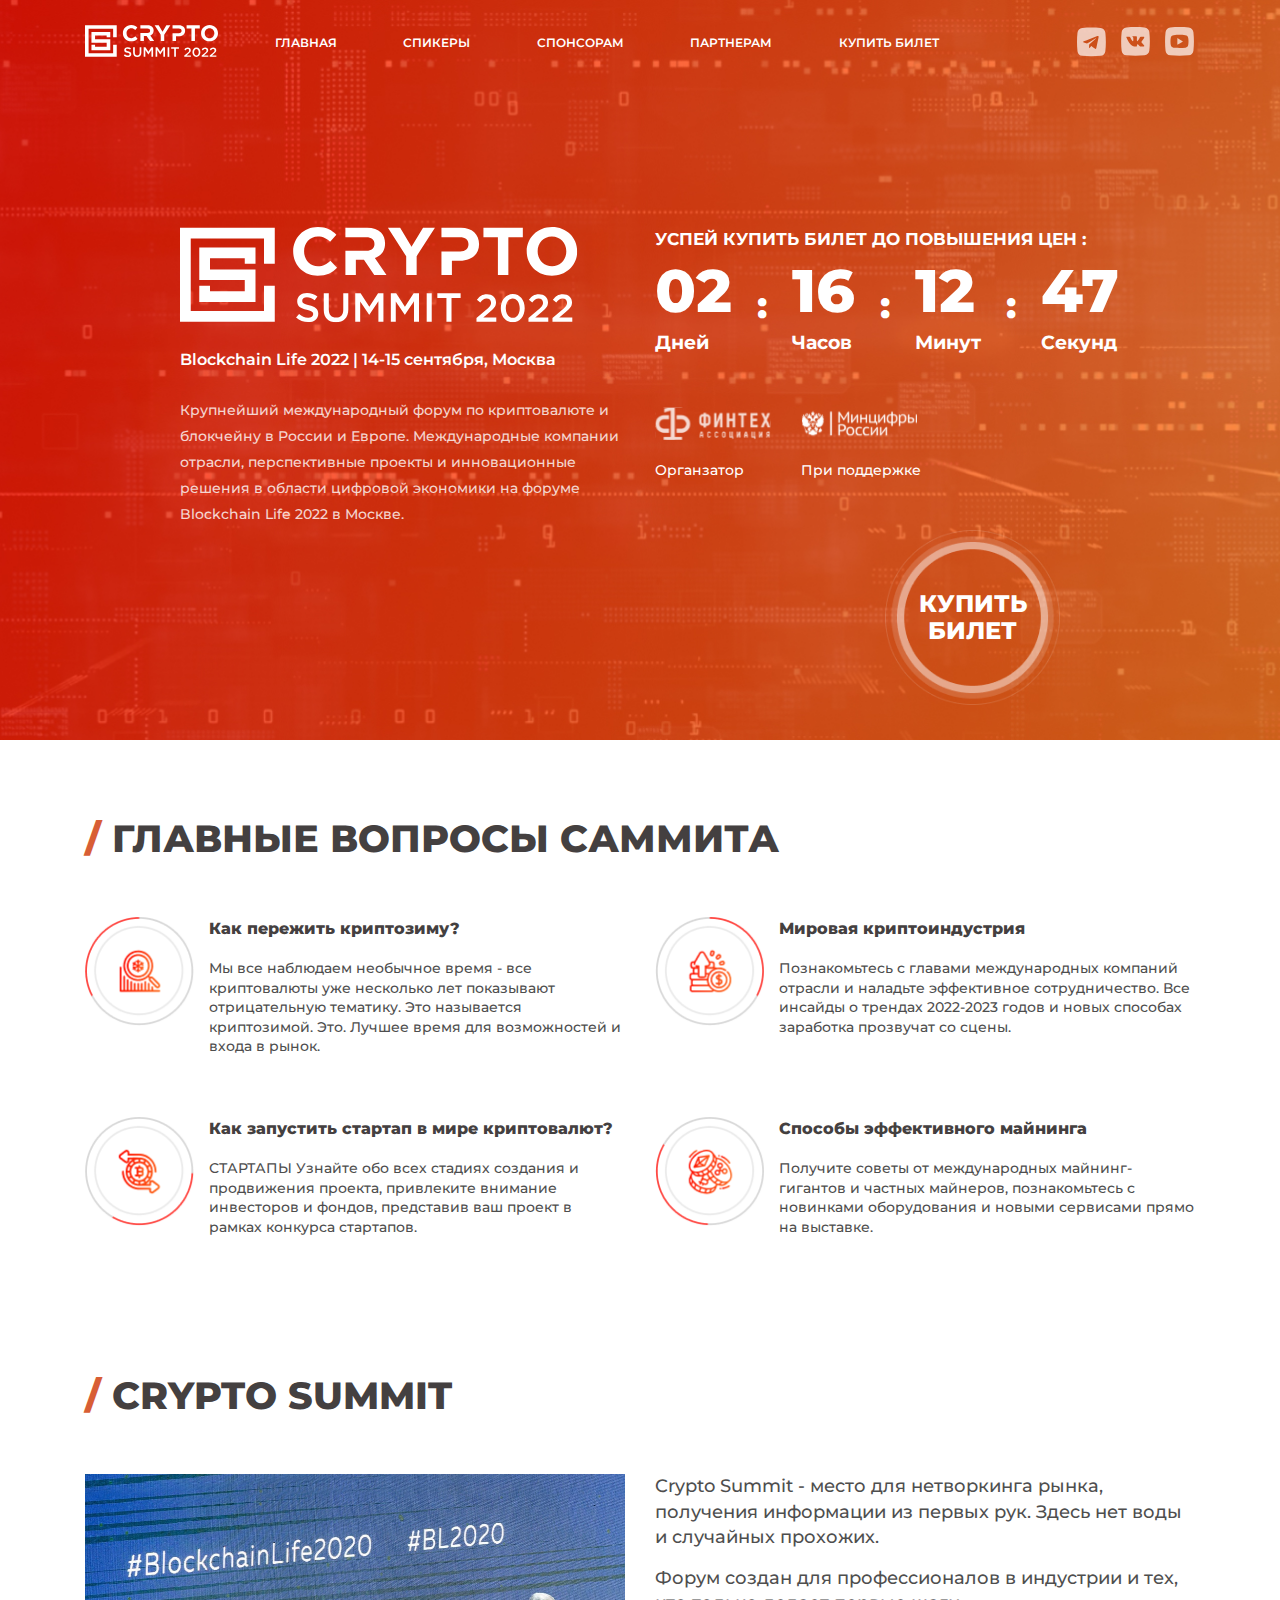
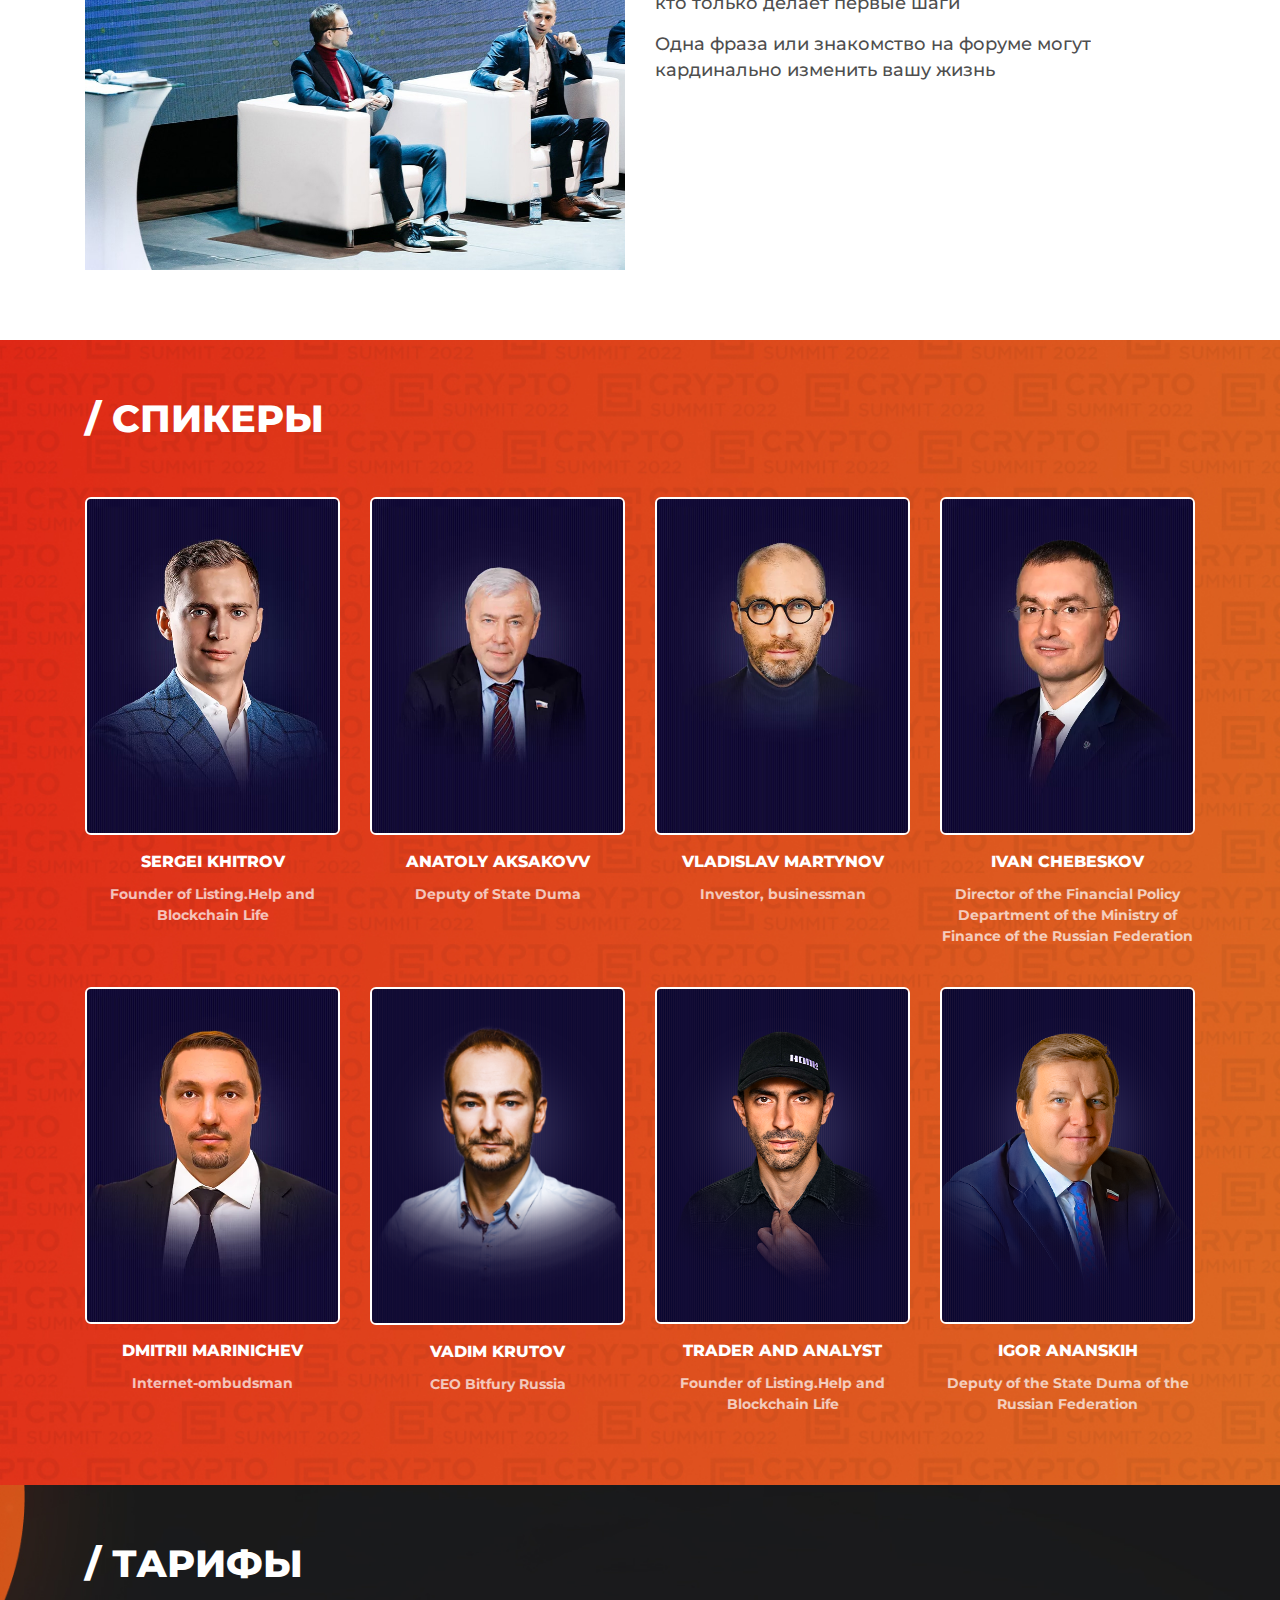
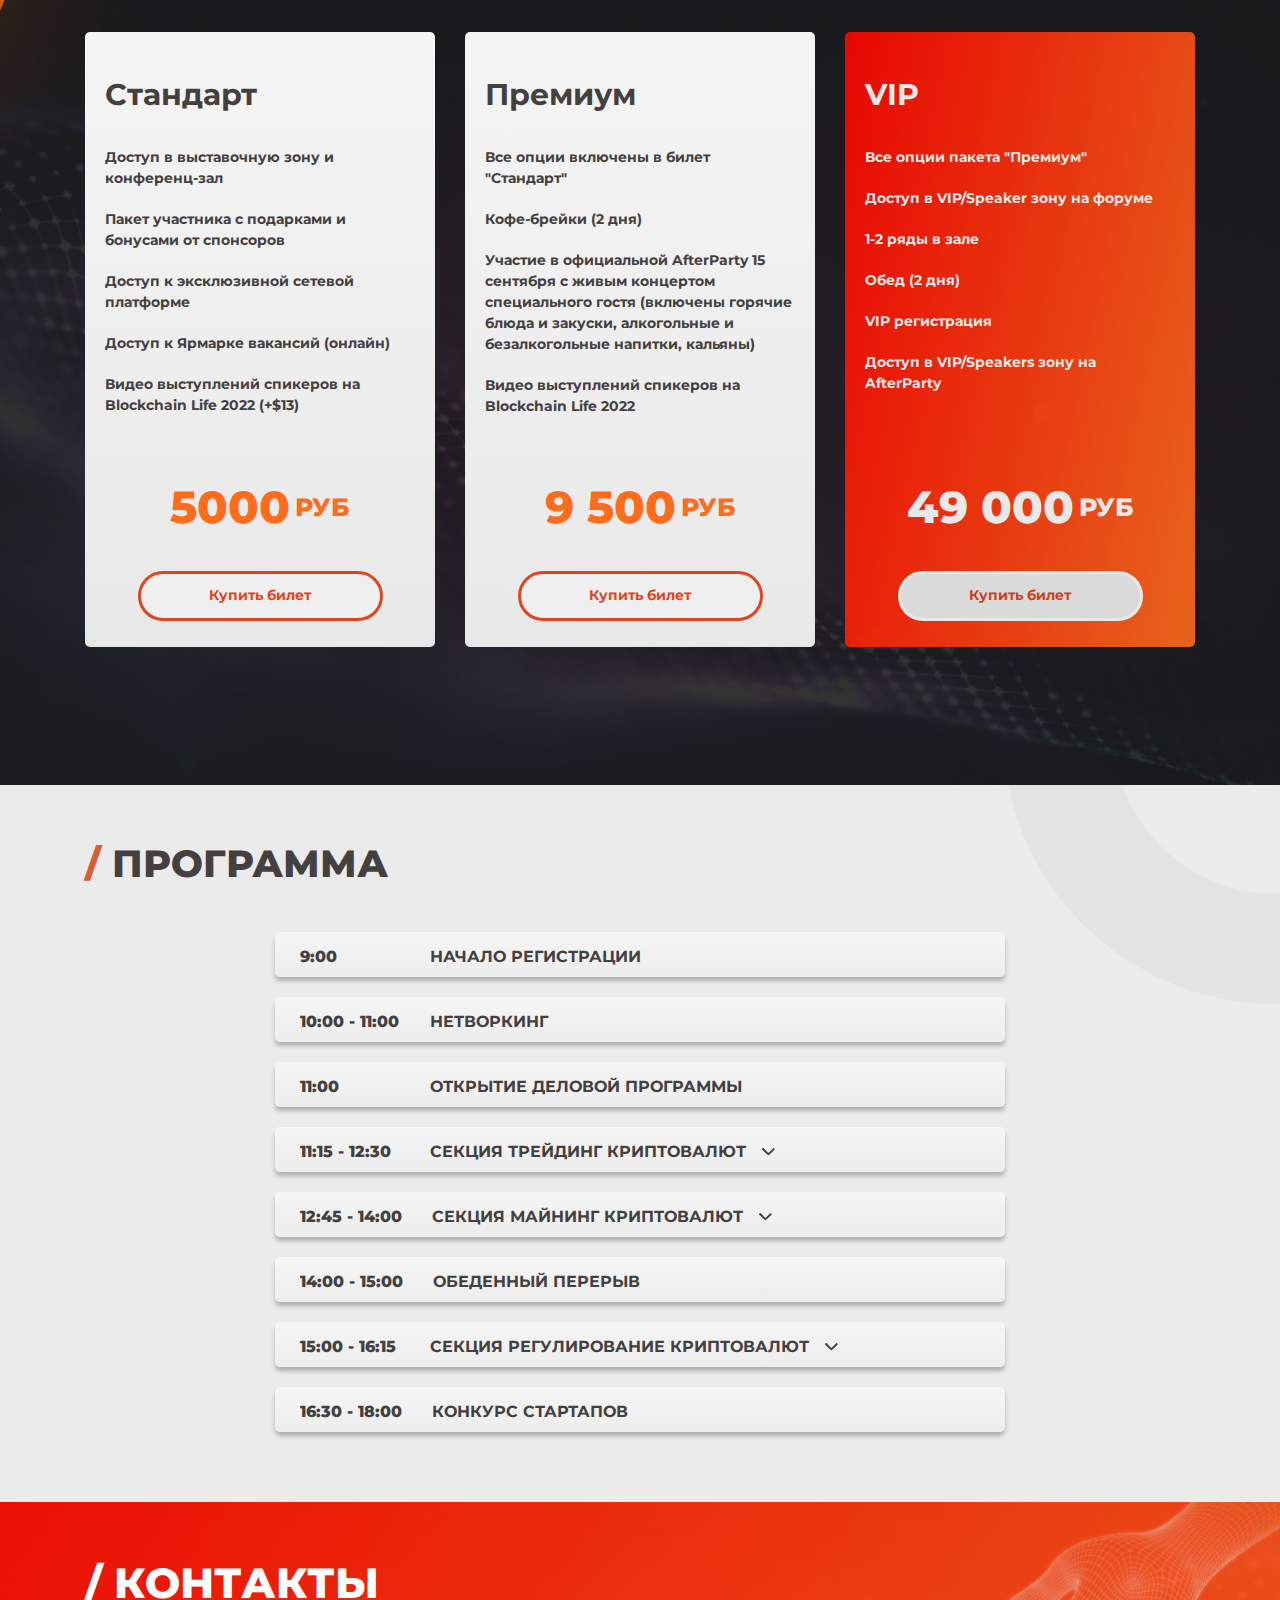
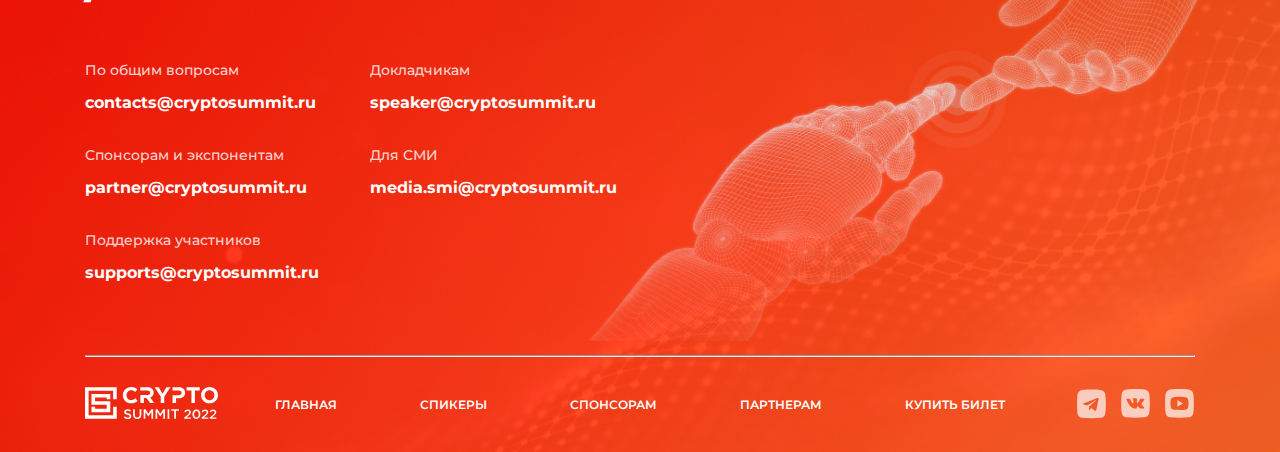
<file: index.html>
<!DOCTYPE html><html lang="ru"><head><meta charset="UTF-8"><meta name="viewport" content="width=device-width,initial-scale=1"><meta http-equiv="X-UA-Compatible" content="ie=edge"><title>Blockchain Life</title> <link rel="icon" href="icons/favicon.ico" type="image/x-icon"><meta name="title" content="Мое портфолио"><meta name="description" content="Здесь вы сможете ознакомиться с моими работами и узнать больше обо мне"><link rel="stylesheet" href="css/style.min.css"></head><body><section class="one"><div class="container"><header><div class="row"><div class="col-lg-2"><a href="index.html"><img src="icons/logo.svg" alt="Логотип" class="header_log"></a></div><div class="col-lg-8"><nav><ul class="header_list"><div class="header_list__close">&times;</div><li class="header_list_item"><a href="index.html" class="header_list_item_link">Главная</a></li><li class="header_list_item header_list_item_link_speak"><a href="index.html#anchor" class="header_list_item_link">Спикеры</a></li><li class="header_list_item"><a href="sponsor.html" class="header_list_item_link">Спонсорам</a></li><li class="header_list_item"><a href="partner.html" class="header_list_item_link">Партнерам</a></li><li class="header_list_item"><a href="#" class="header_list_item_link btn_ticket">Купить билет</a></li><li><div class="header_list_society"><a href="https://t.me/blockchainlife" target="_blank" rel="noopener noreferrer"><img src="icons/teleg.svg" alt="Telegram" class="header_society_img"> </a><a href="https://vk.com/blockchainlife" target="_blank" rel="noopener noreferrer"><img src="icons/vk.svg" alt="VK" class="header_society_img"> </a><a href="https://www.youtube.com/channel/UCWmwg8fsoOXmW0-xAFXFeWQ/featured" target="_blank" rel="noopener noreferrer"><img src="icons/youtube.svg" alt="Youtube" class="header_society_img"></a></div></li></ul></nav></div><div class="col-lg-2"><div class="header_society"><a href="https://t.me/blockchainlife" target="_blank" rel="noopener noreferrer"><img src="icons/teleg.svg" alt="Telegram" class="header_society_img"> </a><a href="https://vk.com/blockchainlife" target="_blank" rel="noopener noreferrer"><img src="icons/vk.svg" alt="VK" class="header_society_img"> </a><a href="https://www.youtube.com/channel/UCWmwg8fsoOXmW0-xAFXFeWQ/featured" target="_blank" rel="noopener noreferrer"><img src="icons/youtube.svg" alt="Youtube" class="header_society_img"></a></div></div><div class="hamburger_big"><span></span> <span></span> <span></span></div></div></header><div class="one_main"><div class="row"><div class="col-lg-5 offset-lg-1 col-md-6"><img src="icons/logobig.svg" alt="Логотип" class="one_main_logo"><h1 class="title one_main_title">Blockchain Life 2022 | 14-15 сентября, Москва</h1><p class="one_main_desc">Крупнейший международный форум по криптовалюте и блокчейну в России и Европе. Международные компании отрасли, перспективные проекты и инновационные решения в области цифровой экономики на форуме Blockchain Life 2022 в Москве.</p></div><div class="col-lg-5 col-md-6"><div class="one_main_dline">Успей купить билет до повышения цен :</div><div class="one_main_time timer"><div class="one_main_time_item"><div class="one_main_time_item_num"><span id="days">12</span></div><div class="one_main_time_item_name">Дней</div></div><div class="one_main_time_sep">:</div><div class="one_main_time_item"><div class="one_main_time_item_num"><span id="hours">20</span></div><div class="one_main_time_item_name">Часов</div></div><div class="one_main_time_sep">:</div><div class="one_main_time_item"><div class="one_main_time_item_num"><span id="minutes">56</span></div><div class="one_main_time_item_name">Минут</div></div><div class="one_main_time_sep">:</div><div class="one_main_time_item"><div class="one_main_time_item_num"><span id="seconds">20</span></div><div class="one_main_time_item_name">Секунд</div></div></div><div class="one_main_supp"><div class="one_main_supp_item"><img src="icons/fin.svg" alt="Финтех" class="one_main_supp_item_img"><div class="one_main_supp_item_name">Органзатор</div></div><div class="one_main_supp_item"><img src="icons/mincif.svg" alt="Минцифры" class="one_main_supp_item_img"><div class="one_main_supp_item_name">При поддержке</div></div></div></div></div></div></div><div class="one_btn btn_ticket"><button>Купить билет</button></div></section><section class="two"><div class="container"><h2 class="title_2 two_title"><span>/</span> Главные вопросы саммита</h2><div class="row"><div class="col-lg-6"><div class="two_main"><img src="img/main1.png" alt="Криптозима" class="two_main_img"><div class="two_main_desc"><div class="two_main_desc_name">Как пережить криптозиму?</div><div class="two_main_desc_text">Мы все наблюдаем необычное время - все криптовалюты уже несколько лет показывают отрицательную тематику. Это называется криптозимой. Это. Лучшее время для возможностей и входа в рынок.</div></div></div></div><div class="col-lg-6"><div class="two_main"><img src="img/main2.png" alt="Годы" class="two_main_img"><div class="two_main_desc"><div class="two_main_desc_name">Мировая криптоиндустрия</div><div class="two_main_desc_text">Познакомьтесь с главами международных компаний отрасли и наладьте эффективное сотрудничество. Все инсайды о трендах 2022-2023 годов и новых способах заработка прозвучат со сцены.</div></div></div></div><div class="col-lg-6"><div class="two_main"><img src="img/main3.png" alt="Криптозима" class="two_main_img"><div class="two_main_desc"><div class="two_main_desc_name">Как запустить стартап в мире криптовалют?</div><div class="two_main_desc_text">СТАРТАПЫ Узнайте обо всех стадиях создания и продвижения проекта, привлеките внимание инвесторов и фондов, представив ваш проект в рамках конкурса стартапов.</div></div></div></div><div class="col-lg-6"><div class="two_main"><img src="img/main4.png" alt="Криптозима" class="two_main_img"><div class="two_main_desc"><div class="two_main_desc_name">Cпособы эффективного майнинга</div><div class="two_main_desc_text">Получите советы от международных майнинг-гигантов и частных майнеров, познакомьтесь с новинками оборудования и новыми сервисами прямо на выставке.</div></div></div></div></div></div></section><section class="three"><div class="container"><h2 class="title_2 two_title"><span>/</span> Crypto Summit</h2><div class="row"><div class="col-lg-6"><img src="img/photo.jpg" alt="Crypto Summit" class="three_img"></div><div class="col-lg-6"><p>Crypto Summit - место для нетворкинга рынка, получения информации из первых рук. Здесь нет воды и случайных прохожих.</p><p>Форум создан для профессионалов в индустрии и тех, кто только делает первые шаги</p><p>Одна фраза или знакомство на форуме могут кардинально изменить вашу жизнь</p></div></div></div></section><section class="four" id="anchor"><div class="container"><h2 class="title_2 four_title">/ Спикеры</h2><div class="row"><div class="col-lg-3 col-md-6"><div class="four_card"><img src="img/s1.webp" alt="Sergei Khitrov" class="four_card_img"><div class="four_card_name">Sergei Khitrov</div><div class="four_card_desc">Founder of Listing.Help and Blockchain Life</div></div></div><div class="col-lg-3 col-md-6"><div class="four_card"><img src="img/s2.webp" alt="Deputy of State Duma" class="four_card_img"><div class="four_card_name">Anatoly Aksakovv</div><div class="four_card_desc">Deputy of State Duma</div></div></div><div class="col-lg-3 col-md-6"><div class="four_card"><img src="img/s3.webp" alt="Vladislav Martynov" class="four_card_img"><div class="four_card_name">Vladislav Martynov</div><div class="four_card_desc">Investor, businessman</div></div></div><div class="col-lg-3 col-md-6"><div class="four_card"><img src="img/s4.webp" alt="Sergei Khitrov" class="four_card_img"><div class="four_card_name">Ivan Chebeskov</div><div class="four_card_desc">Director of the Financial Policy Department of the Ministry of Finance of the Russian Federation</div></div></div><div class="col-lg-3 col-md-6"><div class="four_card"><img src="img/s5.webp" alt="Dmitrii Marinichev" class="four_card_img"><div class="four_card_name">Dmitrii Marinichev</div><div class="four_card_desc">Internet-ombudsman</div></div></div><div class="col-lg-3 col-md-6"><div class="four_card"><img src="img/s6.png" alt="Vadim Krutov" class="four_card_img"><div class="four_card_name">Vadim Krutov</div><div class="four_card_desc">CEO Bitfury Russia</div></div></div><div class="col-lg-3 col-md-6"><div class="four_card"><img src="img/s7.png" alt="Tone Vays" class="four_card_img"><div class="four_card_name">Trader and analyst</div><div class="four_card_desc">Founder of Listing.Help and Blockchain Life</div></div></div><div class="col-lg-3 col-md-6"><div class="four_card"><img src="img/s8.png" alt="Igor Ananskih" class="four_card_img"><div class="four_card_name">Igor Ananskih</div><div class="four_card_desc">Deputy of the State Duma of the Russian Federation</div></div></div></div></div></section><section class="five"><div class="container"><h2 class="title_2 five_title">/ Тарифы</h2><div class="row"><div class="col-lg-4"><div class="five_card"><div class="five_card_name">Стандарт</div><ul class="five_card_list"><li class="five_card_list_item">Доступ в выставочную зону и конференц-зал</li><li class="five_card_list_item">Пакет участника с подарками и бонусами от спонсоров</li><li class="five_card_list_item">Доступ к эксклюзивной сетевой платформе</li><li class="five_card_list_item">Доступ к Ярмарке вакансий (онлайн)</li><li class="five_card_list_item">Видео выступлений спикеров на Blockchain Life 2022 (+$13)</li></ul><div class="five_card_price"><div class="five_card_price_num">5000</div><span>руб</span></div><button class="five_card_btn btn_ticket">Купить билет</button></div></div><div class="col-lg-4"><div class="five_card"><div class="five_card_name">Премиум</div><ul class="five_card_list"><li class="five_card_list_item">Все опции включены в билет "Стандарт"</li><li class="five_card_list_item">Кофе-брейки (2 дня)</li><li class="five_card_list_item">Участие в официальной AfterParty 15 сентября с живым концертом специального гостя (включены горячие блюда и закуски, алкогольные и безалкогольные напитки, кальяны)</li><li class="five_card_list_item">Видео выступлений спикеров на Blockchain Life 2022</li></ul><div class="five_card_price"><div class="five_card_price_num">9 500</div><span>руб</span></div><button class="five_card_btn btn_ticket">Купить билет</button></div></div><div class="col-lg-4"><div class="five_card five_card_vip"><div class="five_card_name five_card_vip_text">VIP</div><ul class="five_card_list"><li class="five_card_list_item five_card_vip_text">Все опции пакета "Премиум"</li><li class="five_card_list_item five_card_vip_text">Доступ в VIP/Speaker зону на форуме</li><li class="five_card_list_item five_card_vip_text">1-2 ряды в зале</li><li class="five_card_list_item five_card_vip_text">Обед (2 дня)</li><li class="five_card_list_item five_card_vip_text">VIP регистрация</li><li class="five_card_list_item five_card_vip_text">Доступ в VIP/Speakers зону на AfterParty</li></ul><div class="five_card_price five_card_vip_text"><div class="five_card_price_num">49 000</div><span>руб</span></div><button class="five_card_btn five_card_vip_btn btn_ticket">Купить билет</button></div></div></div></div></section><section class="six"><div class="container"><h2 class="title_2 six_title"><span>/</span> Программа</h2><div class="row justify-content-center"><div class="col-lg-8"><div class="six_item six_item_test"><div class="six_item_wrapper"><div class="six_item_wrapper_time">9:00</div><div class="six_item_wrapper_name">Начало регистрации</div></div></div><div class="six_item"><div class="six_item_wrapper"><div class="six_item_wrapper_time">10:00 - 11:00</div><div class="six_item_wrapper_name">Нетворкинг</div></div></div><div class="six_item"><div class="six_item_wrapper"><div class="six_item_wrapper_time">11:00</div><div class="six_item_wrapper_name">Открытие деловой программы</div></div></div><div class="six_item tab"><div class="six_item_wrapper"><div class="six_item_wrapper_time">11:15 - 12:30</div><div class="six_item_wrapper_name">Секция Трейдинг криптовалют</div><img src="icons/arrow.svg" alt="Стрелка" class="six_item_wrapper_img"></div><div class="six_item_content hide"><ul class="six_item_content_list"><li class="six_item_content_list_item"><p>Секреты эффективного трейдинга. Стратегии торговли и обзор перспективных активов.</p></li><li class="six_item_content_list_item"><p>Обзор трендов рынка от ведущих международных бирж.</p></li><li class="six_item_content_list_item"><p>Биткоин как основа криптовалютной индустрии. Мнения, прогнозы, пути развития.</p></li></ul></div></div><div class="six_item tab"><div class="six_item_wrapper"><div class="six_item_wrapper_time">12:45 - 14:00</div><div class="six_item_wrapper_name">Секция Майнинг криптовалют</div><img src="icons/arrow.svg" alt="Стрелка" class="six_item_wrapper_img"></div><div class="six_item_content hide"><ul class="six_item_content_list"><li class="six_item_content_list_item"><p>Перспективы майнинга в 2022 году. Актуальные способы максимизации прибыли.</p></li><li class="six_item_content_list_item"><p>NFT - возможности для заработка и перспективы применения.</p></li><li class="six_item_content_list_item"><p>Развитие DeFi. Способы заработка в DeFi. Стейкинг, фарминг как высокодоходная добыча криптовалют.</p></li></ul></div></div><div class="six_item"><div class="six_item_wrapper"><div class="six_item_wrapper_time">14:00 - 15:00</div><div class="six_item_wrapper_name">Обеденный перерыв</div></div></div><div class="six_item tab"><div class="six_item_wrapper"><div class="six_item_wrapper_time">15:00 - 16:15</div><div class="six_item_wrapper_name">Секция Регулирование криптовалют</div><img src="icons/arrow.svg" alt="Стрелка" class="six_item_wrapper_img"></div><div class="six_item_content hide"><ul class="six_item_content_list"><li class="six_item_content_list_item"><p>Регулирование криптовалют и майнинга в России. Новое законодательство.</p></li><li class="six_item_content_list_item"><p>Внедрение технологии блокчейн в бизнес и государство. Новые кейсы.</p></li></ul></div></div><div class="six_item"><div class="six_item_wrapper"><div class="six_item_wrapper_time">16:30 - 18:00</div><div class="six_item_wrapper_name">Конкурс стартапов</div></div></div></div></div></div></section><footer><div class="container"><div class="row"><div class="col-lg-6"><div class="footer_title">/ Контакты</div><div class="row"><div class="col-lg-6"><div class="footer_name">По общим вопросам</div><div class="footer_mail">contacts@cryptosummit.ru</div></div><div class="col-lg-6"><div class="footer_name">Докладчикам</div><div class="footer_mail">speaker@cryptosummit.ru</div></div><div class="col-lg-6"><div class="footer_name">Спонсорам и экспонентам</div><div class="footer_mail">partner@cryptosummit.ru</div></div><div class="col-lg-6"><div class="footer_name">Для СМИ</div><div class="footer_mail">media.smi@cryptosummit.ru</div></div><div class="col-lg-6"><div class="footer_name">Поддержка участников</div><div class="footer_mail">supports@cryptosummit.ru</div></div></div></div></div><hr><div class="row row_footer"><div class="col-lg-2"><a href="index.html"><img src="icons/logo.svg" alt="Логотип" class="header_log"></a></div><div class="col-lg-8 col-md-8"><nav><ul class="header_list"><li class="header_list_item"><a href="index.html" class="header_list_item_link">Главная</a></li><li class="header_list_item"><a href="index.html#anchor" class="header_list_item_link">Спикеры</a></li><li class="header_list_item"><a href="sponsor.html" class="header_list_item_link">Спонсорам</a></li><li class="header_list_item"><a href="partner.html" class="header_list_item_link">Партнерам</a></li><li class="header_list_item"><a href="#" class="header_list_item_link btn_ticket">Купить билет</a></li></ul></nav></div><div class="col-lg-2 col-md-2"><div class="header_society"><a href="https://t.me/blockchainlife" target="_blank" rel="noopener noreferrer"><img src="icons/teleg.svg" alt="Telegram" class="header_society_img"> </a><a href="https://vk.com/blockchainlife" target="_blank" rel="noopener noreferrer"><img src="icons/vk.svg" alt="VK" class="header_society_img"> </a><a href="https://www.youtube.com/channel/UCWmwg8fsoOXmW0-xAFXFeWQ/featured" target="_blank" rel="noopener noreferrer"><img src="icons/youtube.svg" alt="Youtube" class="header_society_img"></a></div></div></div></div></footer><div class="overlay js-overlay-modal"></div><div class="modal modal_sponsor"><svg class="modal__cross js-modal-close" xmlns="http://www.w3.org/2000/svg" viewBox="0 0 24 24"><path d="M23.954 21.03l-9.184-9.095 9.092-9.174-2.832-2.807-9.09 9.179-9.176-9.088-2.81 2.81 9.186 9.105-9.095 9.184 2.81 2.81 9.112-9.192 9.18 9.1z"/></svg><div class="modal_title" style="margin-top:20px;">Хочу стать партнером</div><form class="ModalForm"><input name="name" type="text" class="form-control" required placeholder="Ваше имя"> <input name="phone" class="form-control phone" required placeholder="Ваш телефон"> <button type="submit" class="btn_modal_form">Отправить заявку</button></form></div><div class="modal modal_ticket"><svg class="modal__cross js-modal-close" xmlns="http://www.w3.org/2000/svg" viewBox="0 0 24 24"><path d="M23.954 21.03l-9.184-9.095 9.092-9.174-2.832-2.807-9.09 9.179-9.176-9.088-2.81 2.81 9.186 9.105-9.095 9.184 2.81 2.81 9.112-9.192 9.18 9.1z"/></svg><div class="modal_title">Купить билет</div><form class="ModalForm"><input name="name" type="text" class="form-control" required placeholder="Ваше имя"> <input name="phone" class="form-control phone" required placeholder="Ваш телефон"> <button type="submit" class="btn_modal_form">Купить билет</button></form></div><script src="js/script.js"></script></body></html>
</file>
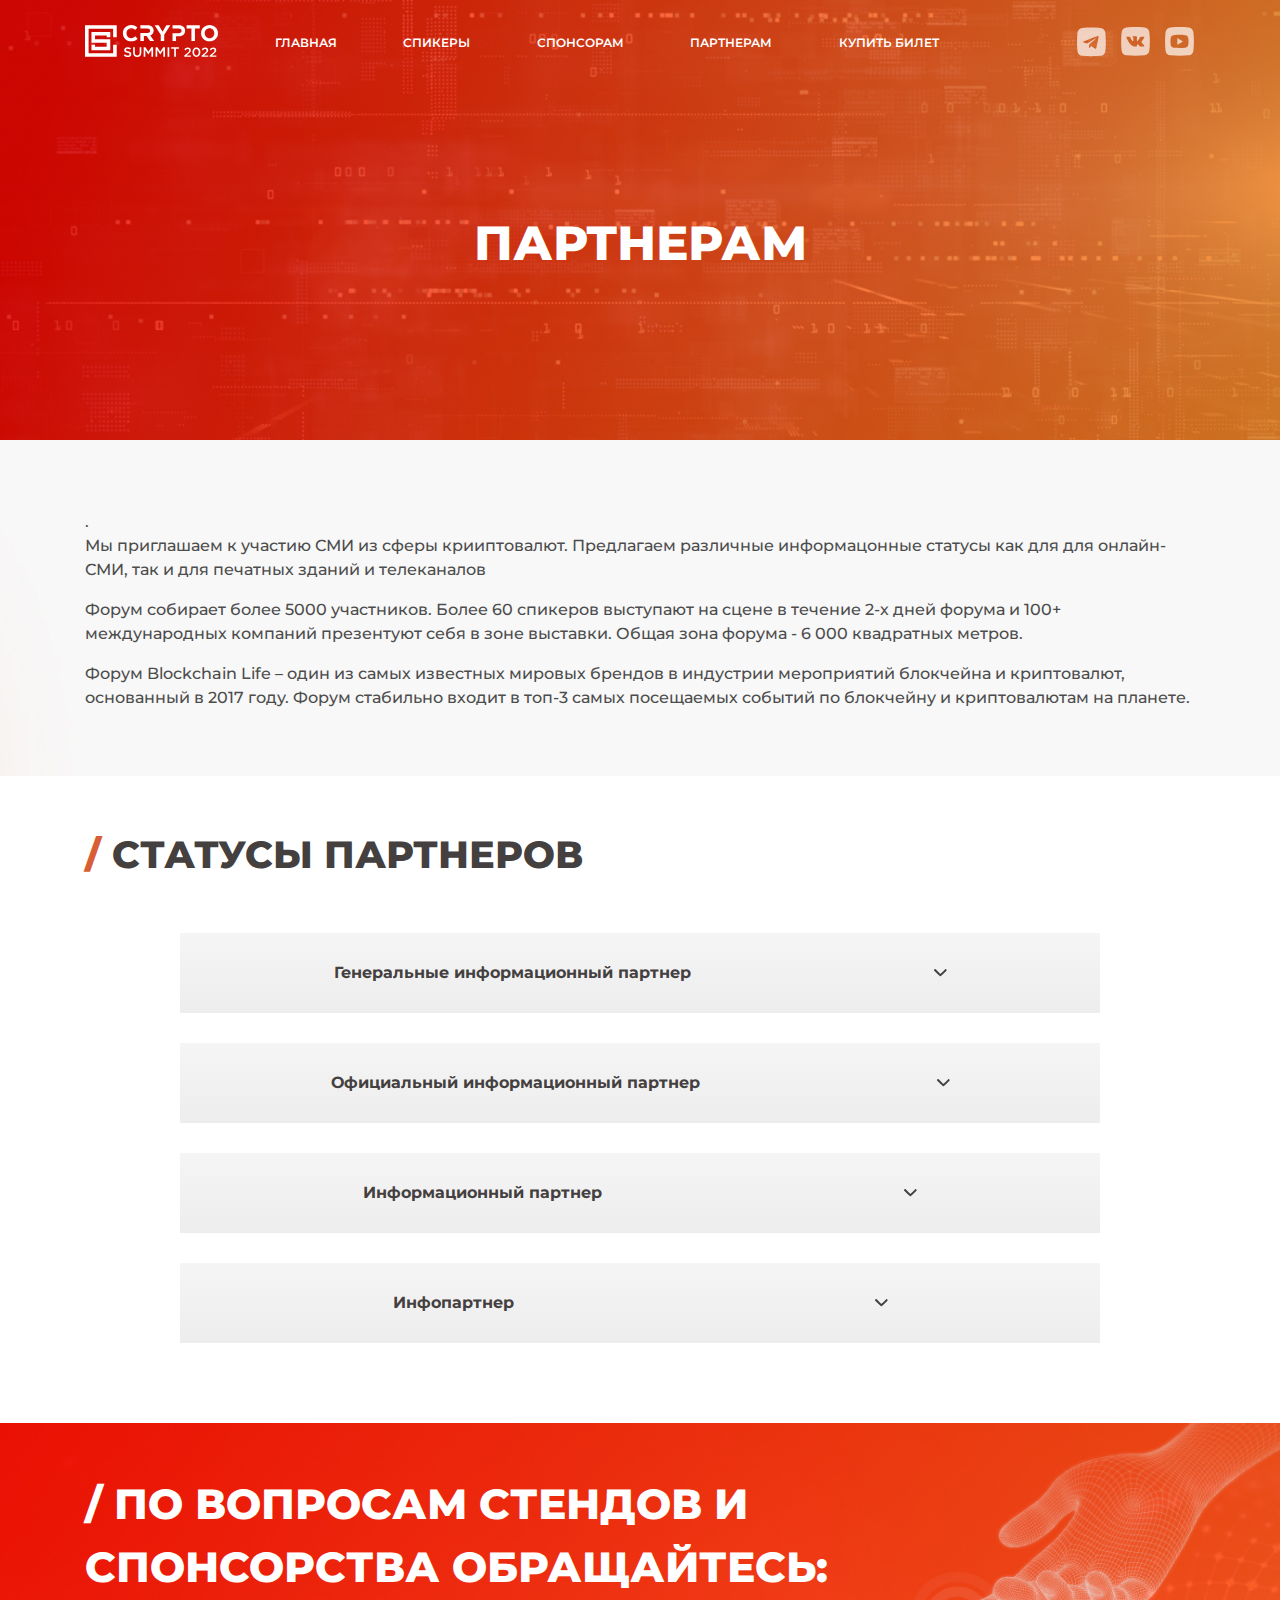
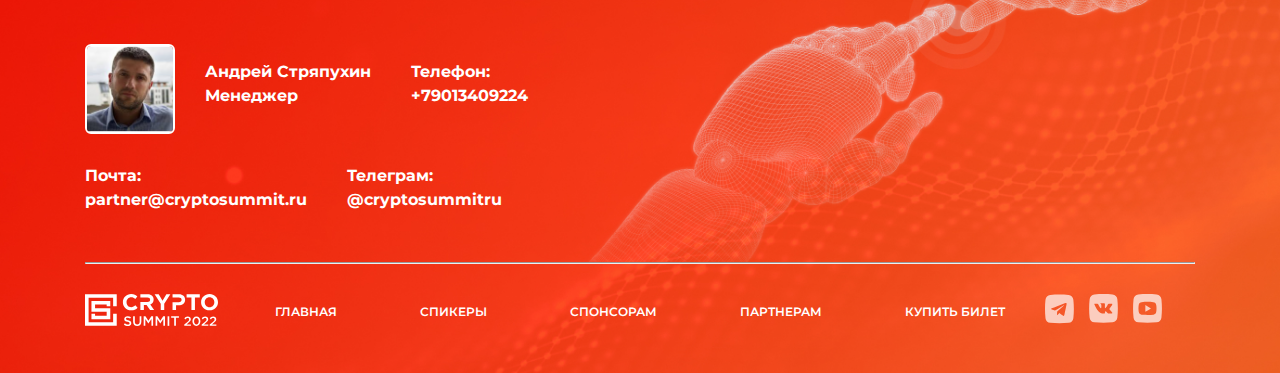
<file: partner.html>
<!DOCTYPE html><html lang="ru"><head><meta charset="UTF-8"><meta name="viewport" content="width=device-width,initial-scale=1"><meta http-equiv="X-UA-Compatible" content="ie=edge"><title>Партнерам</title><meta name="title" content="Мое портфолио"><meta name="description" content="Здесь вы сможете ознакомиться с моими работами и узнать больше обо мне"><link rel="stylesheet" href="css/style.min.css"></head><body><section class="one" style="min-height: 440px;"><div class="container"><header><div class="row"><div class="col-lg-2"><a href="index.html"><img src="icons/logo.svg" alt="Логотип" class="header_log"></a></div><div class="col-lg-8"><nav><ul class="header_list"><div class="header_list__close">&times;</div><li class="header_list_item"><a href="index.html" class="header_list_item_link">Главная</a></li><li class="header_list_item header_list_item_link_speak"><a href="index.html#anchor" class="header_list_item_link">Спикеры</a></li><li class="header_list_item"><a href="sponsor.html" class="header_list_item_link">Спонсорам</a></li><li class="header_list_item"><a href="partner.html" class="header_list_item_link">Партнерам</a></li><li class="header_list_item"><a href="#" class="header_list_item_link btn_ticket">Купить билет</a></li><li><div class="header_list_society"><a href="https://t.me/blockchainlife" target="_blank" rel="noopener noreferrer"><img src="icons/teleg.svg" alt="Telegram" class="header_society_img"> </a><a href="https://vk.com/blockchainlife" target="_blank" rel="noopener noreferrer"><img src="icons/vk.svg" alt="VK" class="header_society_img"> </a><a href="https://www.youtube.com/channel/UCWmwg8fsoOXmW0-xAFXFeWQ/featured" target="_blank" rel="noopener noreferrer"><img src="icons/youtube.svg" alt="Youtube" class="header_society_img"></a></div></li></ul></nav></div><div class="col-lg-2"><div class="header_society"><a href="https://t.me/blockchainlife" target="_blank" rel="noopener noreferrer"><img src="icons/teleg.svg" alt="Telegram" class="header_society_img"> </a><a href="https://vk.com/blockchainlife" target="_blank" rel="noopener noreferrer"><img src="icons/vk.svg" alt="VK" class="header_society_img"> </a><a href="https://www.youtube.com/channel/UCWmwg8fsoOXmW0-xAFXFeWQ/featured" target="_blank" rel="noopener noreferrer"><img src="icons/youtube.svg" alt="Youtube" class="header_society_img"></a></div></div><div class="hamburger_big"><span></span> <span></span> <span></span></div></div></header></div><div class="container"><h1 class="sponsor_title">Партнерам</h1></div></section><section class="sponsor_two"><div class="container"><div class="sponsor_two_desc">.<p>Мы приглашаем к участию СМИ из сферы крииптовалют. Предлагаем различные информацонные статусы как для для онлайн-СМИ, так и для печатных зданий и телеканалов</p><p>Форум собирает более 5000 участников. Более 60 спикеров выступают на сцене в течение 2-х дней форума и 100+ международных компаний презентуют себя в зоне выставки. Общая зона форума - 6 000 квадратных метров.</p><p>Форум Blockchain Life – один из самых известных мировых брендов в индустрии мероприятий блокчейна и криптовалют, основанный в 2017 году. Форум стабильно входит в топ-3 самых посещаемых событий по блокчейну и криптовалютам на планете.</p></div></div></section><section class="sponsor_three"><div class="container"><h2 class="title_2 two_title"><span>/</span> статусы партнеров</h2><div class="row justify-content-center"><div class="col-lg-10"><div class="partner_card tab"><div class="partner_card_wrapper"><div class="partner_card_name">Генеральные информационный партнер</div><img src="icons/arrow.svg" alt="Стрелка" class="six_item_wrapper_img"></div><div class="six_item_content hide"><ul class="six_item_content_list partner_card_list"><li class="six_item_content_list_item"><p>Индивидуальное пространство в зоне выставки (площадь 5x4 метра, максимальная высота застройки - 6 м)</p></li><li class="six_item_content_list_item"><p>Широкое брендирование основного зала</p></li><li class="six_item_content_list_item"><p>Логотипы компании на официальном пресс-воле мероприятия</p></li></ul></div></div><div class="partner_card tab"><div class="partner_card_wrapper"><div class="partner_card_name">Официальный информационный партнер</div><img src="icons/arrow.svg" alt="Стрелка" class="six_item_wrapper_img"></div><div class="six_item_content hide"><ul class="six_item_content_list partner_card_list"><li class="six_item_content_list_item"><p>Премиальное размещение индивидуального пространства в центре выставочной зоны (максимальная высота - 5 м)</p></li><li class="six_item_content_list_item"><p>Возможность розыгрыша призов на сцене или на стенде (по согласованию)</p></li><li class="six_item_content_list_item"><p>Возможность вложения промо-материала в пакет участника</p></li></ul></div></div><div class="partner_card tab"><div class="partner_card_wrapper"><div class="partner_card_name">Информационный партнер</div><img src="icons/arrow.svg" alt="Стрелка" class="six_item_wrapper_img"></div><div class="six_item_content hide"><ul class="six_item_content_list partner_card_list"><li class="six_item_content_list_item"><p>Сертификат об участии в форуме в качестве спонсора</p></li><li class="six_item_content_list_item"><p>Возможность розыгрыша призов на стенде (по согласованию)</p></li><li class="six_item_content_list_item"><p>Печать брендирования стенда и монтаж по предоставленным от компании макетам</p></li></ul></div></div><div class="partner_card tab"><div class="partner_card_wrapper"><div class="partner_card_name">Инфопартнер</div><img src="icons/arrow.svg" alt="Стрелка" class="six_item_wrapper_img"></div><div class="six_item_content hide"><ul class="six_item_content_list partner_card_list"><li class="six_item_content_list_item"><p>Наполнение стенда: 1 барный стул, 1 информационная стойка, 1 розетка (1 кВт), 2 подвесные лампы</p></li><li class="six_item_content_list_item"><p>Печать брендирования стенда и монтаж по предоставленным от компании макетам</p></li><li class="six_item_content_list_item"><p>Сертификат об участии в форуме в качестве спонсора</p></li></ul></div></div></div></div></div></section><footer><div class="container"><div class="row"><div class="col-lg-12 col-md-12"><div class="footer_title">/ По вопросам стендов и<br>спонсорства обращайтесь:</div></div><div class="col-lg-8 col-md-8"><div class="row"><div class="col-lg-12 col-md-12"><div class="sponsor_footer sponsor_footer_1"><img src="img/cont.jpg" alt="" class="sponsor_footer_img"><div class="sponsor_footer_name"><div>Андрей Стряпухин</div><div>Менеджер</div></div><div class="sponsor_footer_name"><div>Телефон:</div><div>+79013409224</div></div></div></div><div class="col-lg-12 col-md-12"><div class="sponsor_footer"><div class="sponsor_footer_name"><div>Почта:</div><div>partner@cryptosummit.ru</div></div><div class="sponsor_footer_name"><div>Телеграм:</div><div>@cryptosummitru</div></div></div></div></div></div></div><hr><div class="row row_footer"><div class="col-lg-2"><a href="index.html"><img src="icons/logo.svg" alt="Логотип" class="header_log"></a></div><div class="col-lg-8"><nav><ul class="header_list"><li class="header_list_item"><a href="index.html" class="header_list_item_link">Главная</a></li><li class="header_list_item"><a href="index.html#anchor" class="header_list_item_link">Спикеры</a></li><li class="header_list_item"><a href="sponsor.html" class="header_list_item_link">Спонсорам</a></li><li class="header_list_item"><a href="partner.html" class="header_list_item_link">Партнерам</a></li><li class="header_list_item"><a href="#" class="header_list_item_link btn_ticket">Купить билет</a></li></ul></nav></div><div class="col-lg-2"><a href="https://t.me/blockchainlife" target="_blank" rel="noopener noreferrer"><img src="icons/teleg.svg" alt="Telegram" class="header_society_img"> </a><a href="https://vk.com/blockchainlife" target="_blank" rel="noopener noreferrer"><img src="icons/vk.svg" alt="VK" class="header_society_img"> </a><a href="https://www.youtube.com/channel/UCWmwg8fsoOXmW0-xAFXFeWQ/featured" target="_blank" rel="noopener noreferrer"><img src="icons/youtube.svg" alt="Youtube" class="header_society_img"></a></div></div></div></footer><div class="overlay js-overlay-modal"></div><div class="modal modal_sponsor"><svg class="modal__cross js-modal-close" xmlns="http://www.w3.org/2000/svg" viewBox="0 0 24 24"><path d="M23.954 21.03l-9.184-9.095 9.092-9.174-2.832-2.807-9.09 9.179-9.176-9.088-2.81 2.81 9.186 9.105-9.095 9.184 2.81 2.81 9.112-9.192 9.18 9.1z"/></svg><div class="modal_title" style="margin-top:20px;">Хочу стать партнером</div><form class="ModalForm"><input name="name" type="text" class="form-control" required placeholder="Ваше имя"> <input name="phone" class="form-control phone" required placeholder="Ваш телефон"> <button type="submit" class="btn_modal_form">Отправить заявку</button></form></div><div class="modal modal_ticket"><svg class="modal__cross js-modal-close" xmlns="http://www.w3.org/2000/svg" viewBox="0 0 24 24"><path d="M23.954 21.03l-9.184-9.095 9.092-9.174-2.832-2.807-9.09 9.179-9.176-9.088-2.81 2.81 9.186 9.105-9.095 9.184 2.81 2.81 9.112-9.192 9.18 9.1z"/></svg><div class="modal_title">Купить билет</div><form class="ModalForm"><input name="name" type="text" class="form-control" required placeholder="Ваше имя"> <input name="phone" class="form-control phone" required placeholder="Ваш телефон"> <button type="submit" class="btn_modal_form">Купить билет</button></form></div><script src="js/script.js"></script></body></html>
</file>
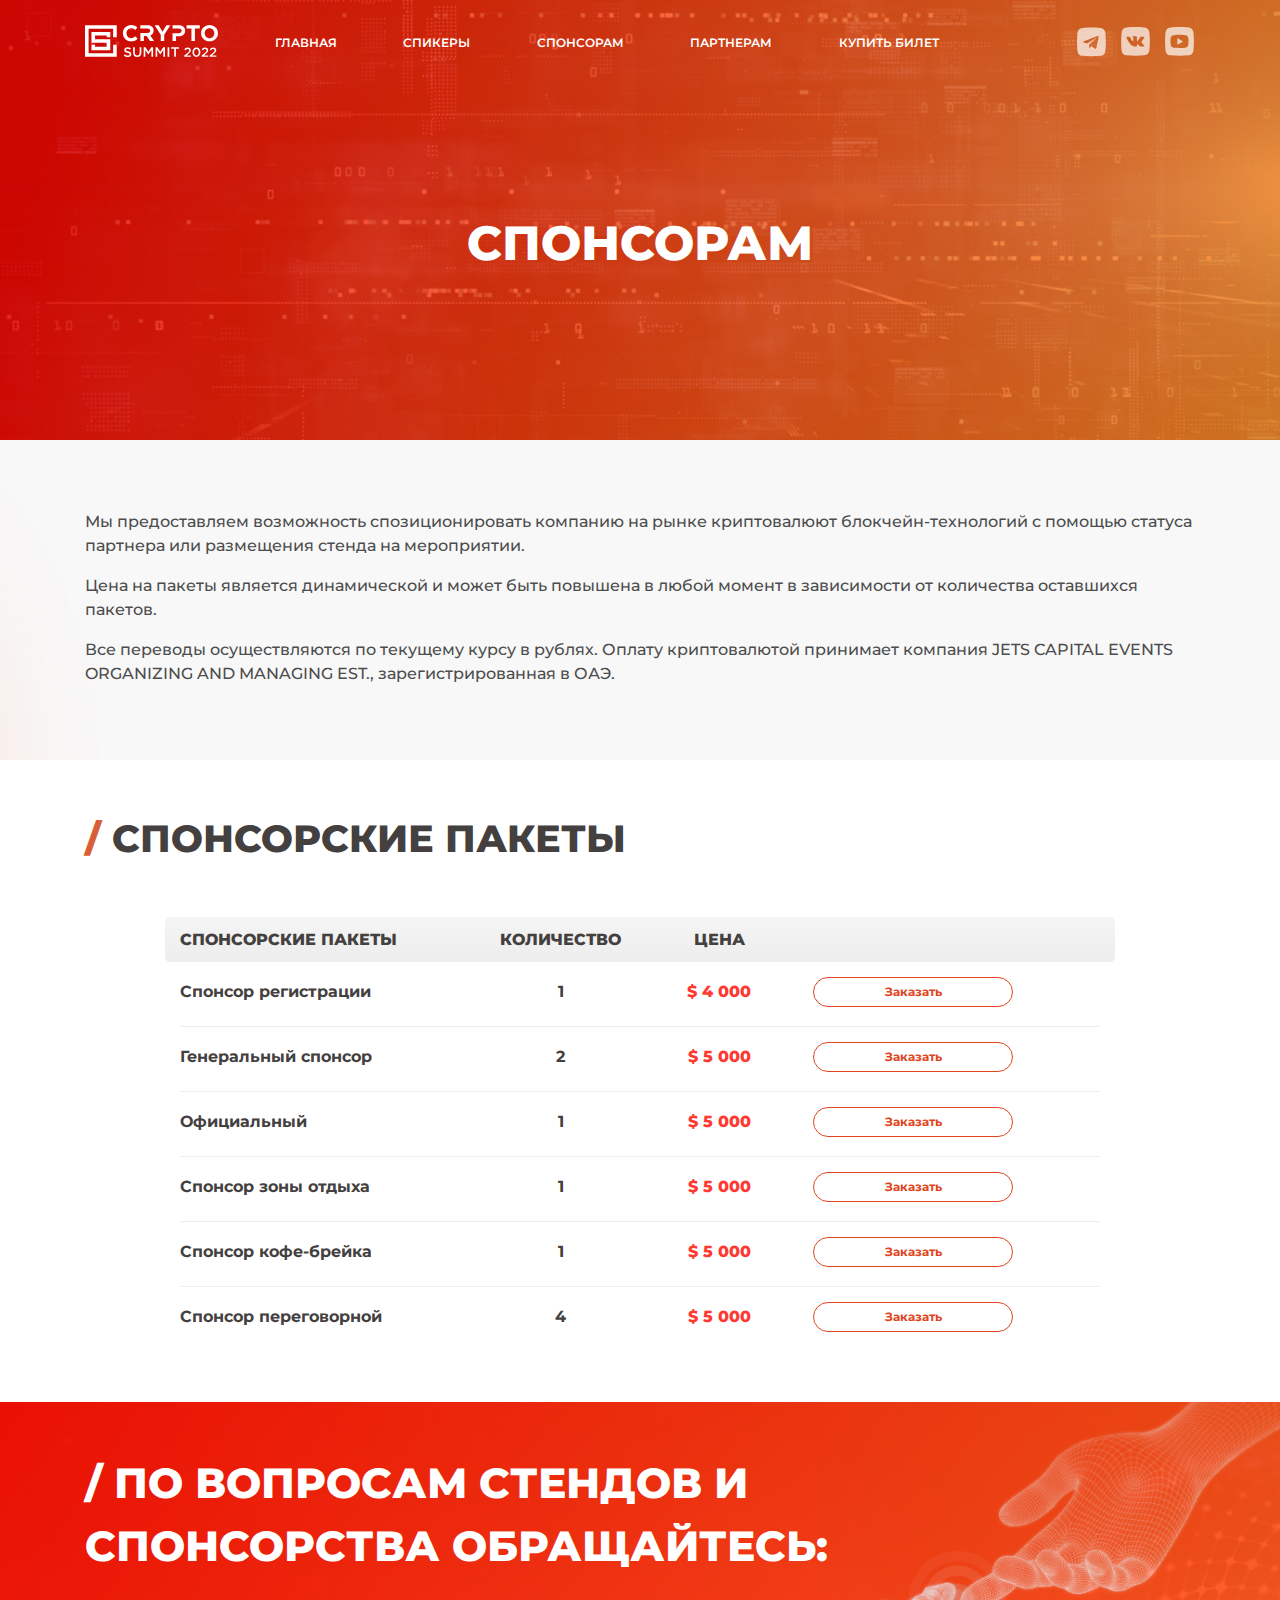
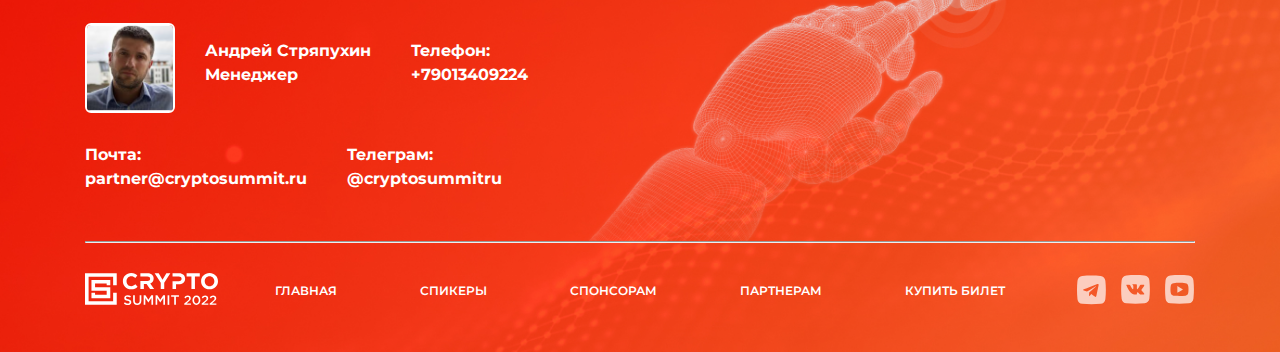
<file: sponsor.html>
<!DOCTYPE html><html lang="ru"><head><meta charset="UTF-8"><meta name="viewport" content="width=device-width,initial-scale=1"><meta http-equiv="X-UA-Compatible" content="ie=edge"><title>Спонсорам</title><meta name="title" content="Мое портфолио"><meta name="description" content="Здесь вы сможете ознакомиться с моими работами и узнать больше обо мне"><link rel="stylesheet" href="css/style.min.css"></head><body><section class="one" style="min-height: 440px;"><div class="container"><header><div class="row"><div class="col-lg-2"><a href="index.html"><img src="icons/logo.svg" alt="Логотип" class="header_log"></a></div><div class="col-lg-8"><nav><ul class="header_list"><div class="header_list__close">&times;</div><li class="header_list_item"><a href="index.html" class="header_list_item_link">Главная</a></li><li class="header_list_item header_list_item_link_speak"><a href="index.html#anchor" class="header_list_item_link">Спикеры</a></li><li class="header_list_item"><a href="sponsor.html" class="header_list_item_link">Спонсорам</a></li><li class="header_list_item"><a href="partner.html" class="header_list_item_link">Партнерам</a></li><li class="header_list_item"><a href="#" class="header_list_item_link btn_ticket">Купить билет</a></li><li><div class="header_list_society"><a href="https://t.me/blockchainlife" target="_blank" rel="noopener noreferrer"><img src="icons/teleg.svg" alt="Telegram" class="header_society_img"> </a><a href="https://vk.com/blockchainlife" target="_blank" rel="noopener noreferrer"><img src="icons/vk.svg" alt="VK" class="header_society_img"> </a><a href="https://www.youtube.com/channel/UCWmwg8fsoOXmW0-xAFXFeWQ/featured" target="_blank" rel="noopener noreferrer"><img src="icons/youtube.svg" alt="Youtube" class="header_society_img"></a></div></li></ul></nav></div><div class="col-lg-2"><div class="header_society"><a href="https://t.me/blockchainlife" target="_blank" rel="noopener noreferrer"><img src="icons/teleg.svg" alt="Telegram" class="header_society_img"> </a><a href="https://vk.com/blockchainlife" target="_blank" rel="noopener noreferrer"><img src="icons/vk.svg" alt="VK" class="header_society_img"> </a><a href="https://www.youtube.com/channel/UCWmwg8fsoOXmW0-xAFXFeWQ/featured" target="_blank" rel="noopener noreferrer"><img src="icons/youtube.svg" alt="Youtube" class="header_society_img"></a></div></div><div class="hamburger_big"><span></span> <span></span> <span></span></div></div></header></div><div class="container"><h1 class="sponsor_title">Спонсорам</h1></div></section><section class="sponsor_two"><div class="container"><div class="sponsor_two_desc"><p>Мы предоставляем возможность спозиционировать компанию на рынке криптовалюют блокчейн-технологий с помощью статуса партнера или размещения стенда на мероприятии.</p><p>Цена на пакеты является динамической и может быть повышена в любой момент в зависимости от количества оставшихся пакетов.</p><p>Все переводы осуществляются по текущему курсу в рублях. Оплату криптовалютой принимает компания JETS CAPITAL EVENTS ORGANIZING AND MANAGING EST., зарегистрированная в ОАЭ.</p></div></div></section><section class="sponsor_three"><div class="container"><h2 class="title_2 two_title"><span>/</span> спонсорские пакеты</h2><div class="row justify-content-center"><div class="col-lg-10 col-md-12"><div class="row align-items-center sponsor_three_table"><div class="col-lg-4 col-md-4">Спонсорские пакеты</div><div class="col-lg-2 col-md-3"><div class="sponsor_three_table_name">Количество</div></div><div class="col-lg-2 col-md-2"><div class="sponsor_three_table_name">цена</div></div></div><div class="sponsor_three_item"><div class="row align-items-center"><div class="col-lg-4 col-md-4"><div class="sponsor_three_item_text_1">Спонсор регистрации</div></div><div class="col-lg-2 col-md-3"><div class="sponsor_three_item_text">1</div></div><div class="col-lg-2 col-md-2"><div class="sponsor_three_item_price">$ 4 000</div></div><div class="col-lg-4 col-md-2"><button class="sponsor_three_item_btn btn_sponsor">Заказать</button></div></div></div><div class="sponsor_three_item"><div class="row align-items-center"><div class="col-lg-4 col-md-4"><div class="sponsor_three_item_text_1">Генеральный спонсор</div></div><div class="col-lg-2 col-md-3"><div class="sponsor_three_item_text">2</div></div><div class="col-lg-2 col-md-2"><div class="sponsor_three_item_price">$ 5 000</div></div><div class="col-lg-4 col-md-2"><button class="sponsor_three_item_btn btn_sponsor">Заказать</button></div></div></div><div class="sponsor_three_item"><div class="row align-items-center"><div class="col-lg-4 col-md-4"><div class="sponsor_three_item_text_1">Официальный</div></div><div class="col-lg-2 col-md-3"><div class="sponsor_three_item_text">1</div></div><div class="col-lg-2 col-md-2"><div class="sponsor_three_item_price">$ 5 000</div></div><div class="col-lg-4 col-md-2"><button class="sponsor_three_item_btn btn_sponsor">Заказать</button></div></div></div><div class="sponsor_three_item"><div class="row align-items-center"><div class="col-lg-4 col-md-4"><div class="sponsor_three_item_text_1">Спонсор зоны отдыха</div></div><div class="col-lg-2 col-md-3"><div class="sponsor_three_item_text">1</div></div><div class="col-lg-2 col-md-2"><div class="sponsor_three_item_price">$ 5 000</div></div><div class="col-lg-4 col-md-2"><button class="sponsor_three_item_btn btn_sponsor">Заказать</button></div></div></div><div class="sponsor_three_item"><div class="row align-items-center"><div class="col-lg-4 col-md-4"><div class="sponsor_three_item_text_1">Спонсор кофе-брейка</div></div><div class="col-lg-2 col-md-3"><div class="sponsor_three_item_text">1</div></div><div class="col-lg-2 col-md-2"><div class="sponsor_three_item_price">$ 5 000</div></div><div class="col-lg-4 col-md-2"><button class="sponsor_three_item_btn btn_sponsor">Заказать</button></div></div></div><div class="sponsor_three_item" style="border: none;"><div class="row align-items-center"><div class="col-lg-4 col-md-4"><div class="sponsor_three_item_text_1">Спонсор переговорной</div></div><div class="col-lg-2 col-md-3"><div class="sponsor_three_item_text">4</div></div><div class="col-lg-2 col-md-2"><div class="sponsor_three_item_price">$ 5 000</div></div><div class="col-lg-4 col-md-2"><button class="sponsor_three_item_btn btn_sponsor">Заказать</button></div></div></div></div></div></div></section><footer><div class="container"><div class="row"><div class="col-lg-12 col-md-12"><div class="footer_title">/ По вопросам стендов и<br>спонсорства обращайтесь:</div></div><div class="col-lg-8 col-md-8 col-12"><div class="row"><div class="col-lg-12 col-md-12 col-12"><div class="sponsor_footer sponsor_footer_1"><img src="img/cont.jpg" alt="" class="sponsor_footer_img"><div class="sponsor_footer_name"><div>Андрей Стряпухин</div><div>Менеджер</div></div><div class="sponsor_footer_name"><div>Телефон:</div><div>+79013409224</div></div></div></div><div class="col-lg-12 col-md-12"><div class="sponsor_footer"><div class="sponsor_footer_name"><div>Почта:</div><div>partner@cryptosummit.ru</div></div><div class="sponsor_footer_name"><div>Телеграм:</div><div>@cryptosummitru</div></div></div></div></div></div></div><hr><div class="row row_footer"><div class="col-lg-2"><a href="index.html"><img src="icons/logo.svg" alt="Логотип" class="header_log"></a></div><div class="col-lg-8"><nav><ul class="header_list"><li class="header_list_item"><a href="index.html" class="header_list_item_link">Главная</a></li><li class="header_list_item"><a href="index.html#anchor" class="header_list_item_link">Спикеры</a></li><li class="header_list_item"><a href="sponsor.html" class="header_list_item_link">Спонсорам</a></li><li class="header_list_item"><a href="partner.html" class="header_list_item_link">Партнерам</a></li><li class="header_list_item"><a href="#" class="header_list_item_link btn_ticket">Купить билет</a></li></ul></nav></div><div class="col-lg-2"><div class="header_society"><a href="https://t.me/blockchainlife" target="_blank" rel="noopener noreferrer"><img src="icons/teleg.svg" alt="Telegram" class="header_society_img"> </a><a href="https://vk.com/blockchainlife" target="_blank" rel="noopener noreferrer"><img src="icons/vk.svg" alt="VK" class="header_society_img"> </a><a href="https://www.youtube.com/channel/UCWmwg8fsoOXmW0-xAFXFeWQ/featured" target="_blank" rel="noopener noreferrer"><img src="icons/youtube.svg" alt="Youtube" class="header_society_img"></a></div></div></div></div></footer><div class="overlay js-overlay-modal"></div><div class="modal modal_sponsor"><svg class="modal__cross js-modal-close" xmlns="http://www.w3.org/2000/svg" viewBox="0 0 24 24"><path d="M23.954 21.03l-9.184-9.095 9.092-9.174-2.832-2.807-9.09 9.179-9.176-9.088-2.81 2.81 9.186 9.105-9.095 9.184 2.81 2.81 9.112-9.192 9.18 9.1z"/></svg><div class="modal_title" style="margin-top:20px;">Хочу стать партнером</div><form class="ModalForm"><input name="name" type="text" class="form-control" required placeholder="Ваше имя"> <input name="phone" class="form-control phone" required placeholder="Ваш телефон"> <button type="submit" class="btn_modal_form">Отправить заявку</button></form></div><div class="modal modal_ticket"><svg class="modal__cross js-modal-close" xmlns="http://www.w3.org/2000/svg" viewBox="0 0 24 24"><path d="M23.954 21.03l-9.184-9.095 9.092-9.174-2.832-2.807-9.09 9.179-9.176-9.088-2.81 2.81 9.186 9.105-9.095 9.184 2.81 2.81 9.112-9.192 9.18 9.1z"/></svg><div class="modal_title">Купить билет</div><form class="ModalForm"><input name="name" type="text" class="form-control" required placeholder="Ваше имя"> <input name="phone" class="form-control phone" required placeholder="Ваш телефон"> <button type="submit" class="btn_modal_form">Купить билет</button></form></div><script src="js/script.js"></script></body></html>
</file>
